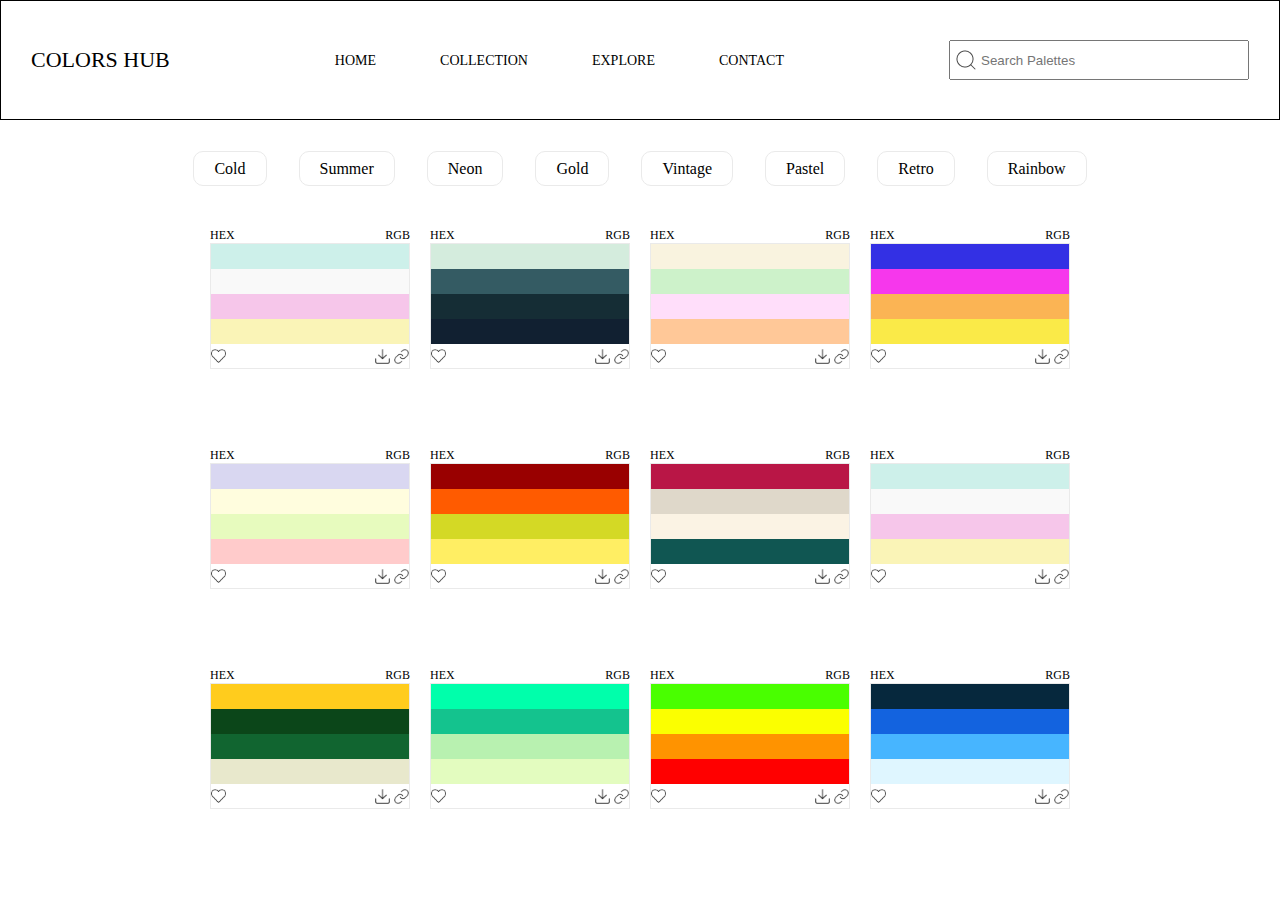
<file: index.html>
<!DOCTYPE html>
<html lang="en">
<head>
  <meta charset="UTF-8">
  <meta http-equiv="X-UA-Compatible" content="IE=edge">
  <meta name="viewport" content="width=device-width, initial-scale=1.0">
  <link rel="stylesheet" href="css/style.css">
  <title>Main</title>
</head>
<body>
  
  <header>
    <nav>
      <div class="navbar-left">
        <a class="logo" href="index.html">
          COLORS HUB
        </a>
      </div>
      <ul class="nav-item">
        <li class="nav-items"><a href="index.html">HOME</a></li>
        <li class="nav-items"><a href="collection.html">COLLECTION</a></li>
        <li class="nav-items"><a href="#">EXPLORE</a></li>
        <li class="nav-items"><a href="#">CONTACT</a></li>
      </ul>
      <div class="navbar-right">
        <input type="text" placeholder="Search Palettes">
        <img src="img/search.png" alt="">
      </div>
    </nav>
  </header>

  <main>
    <section class="top-section">
      <ul class="top-section-ul">
        <li class="top-section-li"><a href="#">Cold</a></li>
        <li class="top-section-li"><a href="#">Summer</a></li>
        <li class="top-section-li"><a href="#">Neon</a></li>
        <li class="top-section-li"><a href="#">Gold</a></li>
        <li class="top-section-li"><a href="#">Vintage</a></li>
        <li class="top-section-li"><a href="#">Pastel</a></li>
        <li class="top-section-li"><a href="#">Retro</a></li>
        <li class="top-section-li"><a href="#">Rainbow</a></li>
      </ul>
    </section>
    <section class="bottom-section">


      <div class="bottom-section-one">
        <div class="bottom-section-flex">
          <div class="bottom-section-left">
            <p>HEX</p>
          </div>
          <div class="bottom-section-right">
            <p>RGB</p>
          </div>
        </div>
        <div class="color-picker">
          <div class="colors">
            <div class="color1">
              <span class="hrx">
                #CDF0EA
              </span>
              <span class="rgb">
                205, 240, 234
              </span>
            </div>
            <div class="color2">
              <span class="hrx">
                #F9F9F9
              </span>
              <span class="rgb">
                249, 249, 249
              </span>
            </div>
            <div class="color3">
              <span class="hrx">
                #F6C6EA
              </span>
              <span class="rgb">
                246, 198, 234
              </span>
            </div>
            <div class="color4">
              <span class="hrx">
                #FAF4B7
              </span>
              <span class="rgb">
                250, 244, 183
              </span>
            </div>
          </div>
          <div class="bottom-img">
            <div class="bottom-left">
              <img src="img/image1.png" alt="">
            </div>
            <div class="bottom-right">
              <img src="img/image2.png" alt="">
              <img src="img/image3.png" alt="">
            </div>
          </div>
        </div>
      </div>



      <div class="bottom-section-two">
        <div class="bottom-section-flex">
          <div class="bottom-section-left">
            <p>HEX</p>
          </div>
          <div class="bottom-section-right">
            <p>RGB</p>
          </div>
        </div>
        <div class="color-picker">
          <div class="colors">
            <div class="color5">
              <span class="hrx">
                #D4ECDD
              </span>
              <span class="rgb">
                212, 236, 221
              </span>
            </div>
            <div class="color6">
              <span class="hrx">
                #345B63
              </span>
              <span class="rgb">
                52, 91, 99
              </span>
            </div>
            <div class="color7">
              <span class="hrx">
                #152D35
              </span>
              <span class="rgb">
                21, 45, 53
              </span>
            </div>
            <div class="color8">
              <span class="hrx">
                #112031
              </span>
              <span class="rgb">
                17, 32, 49
              </span>
            </div>
          </div>
          <div class="bottom-img">
            <div class="bottom-left">
              <img src="img/image1.png" alt="">
            </div>
            <div class="bottom-right">
              <img src="img/image2.png" alt="">
              <img src="img/image3.png" alt="">
            </div>
          </div>
        </div>
      </div>



      <div class="bottom-section-three">
        <div class="bottom-section-flex">
          <div class="bottom-section-left">
            <p>HEX</p>
          </div>
          <div class="bottom-section-right">
            <p>RGB</p>
          </div>
        </div>
        <div class="color-picker">
          <div class="colors">
            <div class="color9">
              <span class="hrx">
                #F9F3DF
              </span>
              <span class="rgb">
                249, 243, 223
              </span>
            </div>
            <div class="color10">
              <span class="hrx">
                #CDF2CA
              </span>
              <span class="rgb">
                205, 242, 202
              </span>
            </div>
            <div class="color11">
              <span class="hrx">
                #FFDEFA
              </span>
              <span class="rgb">
                255, 222, 250
              </span>
            </div>
            <div class="color12">
              <span class="hrx">
                #FFC898
              </span>
              <span class="rgb">
                255, 200, 152
              </span>
            </div>
          </div>
          <div class="bottom-img">
            <div class="bottom-left">
              <img src="img/image1.png" alt="">
            </div>
            <div class="bottom-right">
              <img src="img/image2.png" alt="">
              <img src="img/image3.png" alt="">
            </div>
          </div>
        </div>
      </div>



      <div class="bottom-section-four">
        <div class="bottom-section-flex">
          <div class="bottom-section-left">
            <p>HEX</p>
          </div>
          <div class="bottom-section-right">
            <p>RGB</p>
          </div>
        </div>
        <div class="color-picker">
          <div class="colors">
            <div class="color13">
              <span class="hrx">
                #3330E4
              </span>
              <span class="rgb">
                51, 48, 228
              </span>
            </div>
            <div class="color14">
              <span class="hrx">
                #F637EC
              </span>
              <span class="rgb">
                246, 55, 236
              </span>
            </div>
            <div class="color15">
              <span class="hrx">
                #FBB454
              </span>
              <span class="rgb">
                251, 180, 84
              </span>
            </div>
            <div class="color16">
              <span class="hrx">
                #FAEA48
              </span>
              <span class="rgb">
                250, 234, 72
              </span>
            </div>
          </div>
          <div class="bottom-img">
            <div class="bottom-left">
              <img src="img/image1.png" alt="">
            </div>
            <div class="bottom-right">
              <img src="img/image2.png" alt="">
              <img src="img/image3.png" alt="">
            </div>
          </div>
        </div>
      </div>



      <div class="bottom-section-five">
        <div class="bottom-section-flex">
          <div class="bottom-section-left">
            <p>HEX</p>
          </div>
          <div class="bottom-section-right">
            <p>RGB</p>
          </div>
        </div>
        <div class="color-picker">
          <div class="colors">
            <div class="color17">
              <span class="hrx">
                #D9D7F1
              </span>
              <span class="rgb">
                217, 215, 241
              </span>
            </div>
            <div class="color18">
              <span class="hrx">
                #FFFDDE
              </span>
              <span class="rgb">
                255, 253, 222
              </span>
            </div>
            <div class="color19">
              <span class="hrx">
                #E7FBBE
              </span>
              <span class="rgb">
                231, 251, 190
              </span>
            </div>
            <div class="color20">
              <span class="hrx">
                #FFCBCB
              </span>
              <span class="rgb">
                250, 244, 183
              </span>
            </div>
          </div>
          <div class="bottom-img">
            <div class="bottom-left">
              <img src="img/image1.png" alt="">
            </div>
            <div class="bottom-right">
              <img src="img/image2.png" alt="">
              <img src="img/image3.png" alt="">
            </div>
          </div>
        </div>
      </div>



      <div class="bottom-section-six">
        <div class="bottom-section-flex">
          <div class="bottom-section-left">
            <p>HEX</p>
          </div>
          <div class="bottom-section-right">
            <p>RGB</p>
          </div>
        </div>
        <div class="color-picker">
          <div class="colors">
            <div class="color21">
              <span class="hrx">
                #990000
              </span>
              <span class="rgb">
                153, 0, 0
              </span>
            </div>
            <div class="color22">
              <span class="hrx">
                #FF5B00
              </span>
              <span class="rgb">
                255, 91, 0
              </span>
            </div>
            <div class="color23">
              <span class="hrx">
                #D4D925
              </span>
              <span class="rgb">
                212, 217, 37
              </span>
            </div>
            <div class="color24">
              <span class="hrx">
                #FFEE63
              </span>
              <span class="rgb">
                255, 238, 99
              </span>
            </div>
          </div>
          <div class="bottom-img">
            <div class="bottom-left">
              <img src="img/image1.png" alt="">
            </div>
            <div class="bottom-right">
              <img src="img/image2.png" alt="">
              <img src="img/image3.png" alt="">
            </div>
          </div>
        </div>
      </div>



      <div class="bottom-section-seven">
        <div class="bottom-section-flex">
          <div class="bottom-section-left">
            <p>HEX</p>
          </div>
          <div class="bottom-section-right">
            <p>RGB</p>
          </div>
        </div>
        <div class="color-picker">
          <div class="colors">
            <div class="color25">
              <span class="hrx">
                #B91646
              </span>
              <span class="rgb">
                185, 22, 70
              </span>
            </div>
            <div class="color26">
              <span class="hrx">
                #DFD8CA
              </span>
              <span class="rgb">
                223, 216, 202
              </span>
            </div>
            <div class="color27">
              <span class="hrx">
                #FBF3E4
              </span>
              <span class="rgb">
                251, 243, 228
              </span>
            </div>
            <div class="color28">
              <span class="hrx">
                #105652
              </span>
              <span class="rgb">
                16, 86, 82
              </span>
            </div>
          </div>
          <div class="bottom-img">
            <div class="bottom-left">
              <img src="img/image1.png" alt="">
            </div>
            <div class="bottom-right">
              <img src="img/image2.png" alt="">
              <img src="img/image3.png" alt="">
            </div>
          </div>
        </div>
      </div>



      <div class="bottom-section-eight">
        <div class="bottom-section-flex">
          <div class="bottom-section-left">
            <p>HEX</p>
          </div>
          <div class="bottom-section-right">
            <p>RGB</p>
          </div>
        </div>
        <div class="color-picker">
          <div class="colors">
            <div class="color29">
              <span class="hrx">
                #CDF0EA
              </span>
              <span class="rgb">
                205, 240, 234
              </span>
            </div>
            <div class="color30">
              <span class="hrx">
                #F9F9F9
              </span>
              <span class="rgb">
                249, 249, 249
              </span>
            </div>
            <div class="color31">
              <span class="hrx">
                #F6C6EA
              </span>
              <span class="rgb">
                246, 198, 234
              </span>
            </div>
            <div class="color32">
              <span class="hrx">
                #FAF4B7
              </span>
              <span class="rgb">
                250, 244, 183
              </span>
            </div>
          </div>
          <div class="bottom-img">
            <div class="bottom-left">
              <img src="img/image1.png" alt="">
            </div>
            <div class="bottom-right">
              <img src="img/image2.png" alt="">
              <img src="img/image3.png" alt="">
            </div>
          </div>
        </div>
      </div>




      <div class="bottom-section-nine">
        <div class="bottom-section-flex">
          <div class="bottom-section-left">
            <p>HEX</p>
          </div>
          <div class="bottom-section-right">
            <p>RGB</p>
          </div>
        </div>
        <div class="color-picker">
          <div class="colors">
            <div class="color33">
              <span class="hrx">
                #FFCC1D
              </span>
              <span class="rgb">
                255, 204, 29
              </span>
            </div>
            <div class="color34">
              <span class="hrx">
                #0B4619
              </span>
              <span class="rgb">
                11, 70, 25
              </span>
            </div>
            <div class="color35">
              <span class="hrx">
                #116530
              </span>
              <span class="rgb">
                17, 101, 48
              </span>
            </div>
            <div class="color36">
              <span class="hrx">
                #E8E8CC
              </span>
              <span class="rgb">
                232, 232, 204
              </span>
            </div>
          </div>
          <div class="bottom-img">
            <div class="bottom-left">
              <img src="img/image1.png" alt="">
            </div>
            <div class="bottom-right">
              <img src="img/image2.png" alt="">
              <img src="img/image3.png" alt="">
            </div>
          </div>
        </div>
      </div>




      <div class="bottom-section-ten">
        <div class="bottom-section-flex">
          <div class="bottom-section-left">
            <p>HEX</p>
          </div>
          <div class="bottom-section-right">
            <p>RGB</p>
          </div>
        </div>
        <div class="color-picker">
          <div class="colors">
            <div class="color37">
              <span class="hrx">
                #CDF0EA
              </span>
              <span class="rgb">
                205, 240, 234
              </span>
            </div>
            <div class="color38">
              <span class="hrx">
                #F9F9F9
              </span>
              <span class="rgb">
                249, 249, 249
              </span>
            </div>
            <div class="color39">
              <span class="hrx">
                #F6C6EA
              </span>
              <span class="rgb">
                246, 198, 234
              </span>
            </div>
            <div class="color40">
              <span class="hrx">
                #FAF4B7
              </span>
              <span class="rgb">
                250, 244, 183
              </span>
            </div>
          </div>
          <div class="bottom-img">
            <div class="bottom-left">
              <img src="img/image1.png" alt="">
            </div>
            <div class="bottom-right">
              <img src="img/image2.png" alt="">
              <img src="img/image3.png" alt="">
            </div>
          </div>
        </div>
      </div>




      <div class="bottom-section-eleven">
        <div class="bottom-section-flex">
          <div class="bottom-section-left">
            <p>HEX</p>
          </div>
          <div class="bottom-section-right">
            <p>RGB</p>
          </div>
        </div>
        <div class="color-picker">
          <div class="colors">
            <div class="color41">
              <span class="hrx">
                #49FF00
              </span>
              <span class="rgb">
                73, 255, 0
              </span>
            </div>
            <div class="color42">
              <span class="hrx">
                #FBFF00
              </span>
              <span class="rgb">
                251, 255, 0
              </span>
            </div>
            <div class="color43">
              <span class="hrx">
                #FF9300
              </span>
              <span class="rgb">
                255, 147, 0
              </span>
            </div>
            <div class="color44">
              <span class="hrx">
                #FF0000
              </span>
              <span class="rgb">
                255, 0, 0
              </span>
            </div>
          </div>
          <div class="bottom-img">
            <div class="bottom-left">
              <img src="img/image1.png" alt="">
            </div>
            <div class="bottom-right">
              <img src="img/image2.png" alt="">
              <img src="img/image3.png" alt="">
            </div>
          </div>
        </div>
      </div>




      <div class="bottom-section-twelve">
        <div class="bottom-section-flex">
          <div class="bottom-section-left">
            <p>HEX</p>
          </div>
          <div class="bottom-section-right">
            <p>RGB</p>
          </div>
        </div>
        <div class="color-picker">
          <div class="colors">
            <div class="color45">
              <span class="hrx">
                #06283D
              </span>
              <span class="rgb">
                6, 40, 61
              </span>
            </div>
            <div class="color46">
              <span class="hrx">
                #1363DF
              </span>
              <span class="rgb">
                19, 99, 223
              </span>
            </div>
            <div class="color47">
              <span class="hrx">
                #47B5FF
              </span>
              <span class="rgb">
                71, 181, 255
              </span>
            </div>
            <div class="color48">
              <span class="hrx">
                #DFF6FF
              </span>
              <span class="rgb">
                223, 246, 255
              </span>
            </div>
          </div>
          <div class="bottom-img">
            <div class="bottom-left">
              <img src="img/image1.png" alt="">
            </div>
            <div class="bottom-right">
              <img src="img/image2.png" alt="">
              <img src="img/image3.png" alt="">
            </div>
          </div>
        </div>
      </div>

    </section>
  </main>

  <script src="js/script.js"></script>
</body>
</html>
</file>
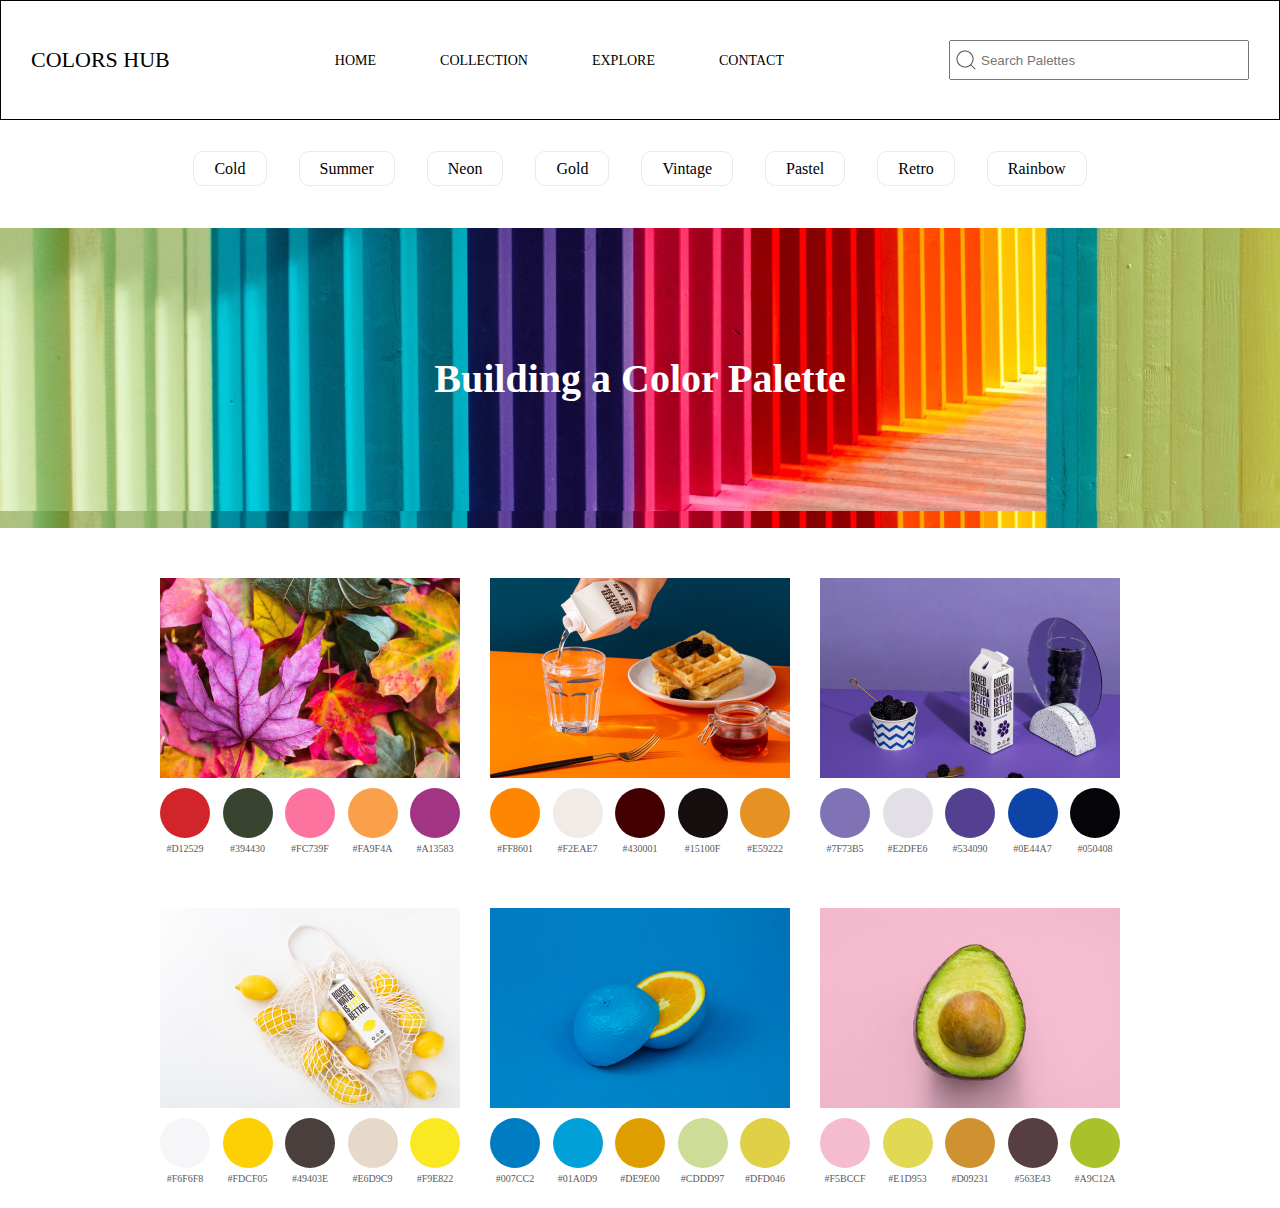
<file: collection.html>
<!DOCTYPE html>
<html lang="en">
<head>
  <meta charset="UTF-8">
  <meta http-equiv="X-UA-Compatible" content="IE=edge">
  <meta name="viewport" content="width=device-width, initial-scale=1.0">
  <link rel="stylesheet" href="css/style.css">
  <title>Collection</title>
</head>
<body>
  <header>
    <nav>
      <div class="navbar-left">
        <a class="logo" href="index.html">
          COLORS HUB
        </a>
      </div>
      <ul class="nav-item">
        <li class="nav-items"><a href="index.html">HOME</a></li>
        <li class="nav-items"><a href="collection.html">COLLECTION</a></li>
        <li class="nav-items"><a href="#">EXPLORE</a></li>
        <li class="nav-items"><a href="#">CONTACT</a></li>
      </ul>
      <div class="navbar-right">
        <input type="text" placeholder="Search Palettes">
        <img src="img/search.png" alt="">
      </div>
    </nav>
  </header>

  <main>
    <section class="top-section">
      <ul class="top-section-ul">
        <li class="top-section-li"><a href="#">Cold</a></li>
        <li class="top-section-li"><a href="#">Summer</a></li>
        <li class="top-section-li"><a href="#">Neon</a></li>
        <li class="top-section-li"><a href="#">Gold</a></li>
        <li class="top-section-li"><a href="#">Vintage</a></li>
        <li class="top-section-li"><a href="#">Pastel</a></li>
        <li class="top-section-li"><a href="#">Retro</a></li>
        <li class="top-section-li"><a href="#">Rainbow</a></li>
      </ul>
    </section>

    <section class="collection-top-section">
      <h2>Building a Color Palette</h2>
    </section>

    <section class="collection-bottom-section">
      <div class="collection-one">
        <div class="coll-one"></div>
        <div class="collection-flex">
          <div class="collection-flex-one">
            <div class="col-color one"></div>
            <p>#D12529</p>
          </div>
          <div class="collection-flex-one">
            <div class="col-color two"></div>
            <p>#394430</p>
          </div>
          <div class="collection-flex-one">
            <div class="col-color three"></div>
            <p>#FC739F</p>
          </div>
          <div class="collection-flex-one">
            <div class="col-color four"></div>
            <p>#FA9F4A</p>
          </div>
          <div class="collection-flex-one">
            <div class="col-color five"></div>
            <p>#A13583</p>
          </div>
        </div>
      </div>
      <div class="collection-two">
        <div class="coll-two"></div>
        <div class="collection-flex">
          <div class="collection-flex-one">
            <div class="col-color six"></div>
            <p>#FF8601</p>
          </div>
          <div class="collection-flex-one">
            <div class="col-color seven"></div>
            <p>#F2EAE7</p>
          </div>
          <div class="collection-flex-one">
            <div class="col-color eight"></div>
            <p>#430001</p>
          </div>
          <div class="collection-flex-one">
            <div class="col-color nine"></div>
            <p>#15100F</p>
          </div>
          <div class="collection-flex-one">
            <div class="col-color ten"></div>
            <p>#E59222</p>
          </div>
        </div>
      </div>
      <div class="collection-three">
        <div class="coll-three"></div>
        <div class="collection-flex">
          <div class="collection-flex-one">
            <div class="col-color eleven"></div>
            <p>#7F73B5</p>
          </div>
          <div class="collection-flex-one">
            <div class="col-color twelve"></div>
            <p>#E2DFE6</p>
          </div>
          <div class="collection-flex-one">
            <div class="col-color thirteen"></div>
            <p>#534090</p>
          </div>
          <div class="collection-flex-one">
            <div class="col-color fourteen"></div>
            <p>#0E44A7</p>
          </div>
          <div class="collection-flex-one">
            <div class="col-color fifteen"></div>
            <p>#050408</p>
          </div>
        </div>
      </div>
      <div class="collection-four">
        <div class="coll-four"></div>
        <div class="collection-flex">
          <div class="collection-flex-one">
            <div class="col-color sixteen"></div>
            <p>#F6F6F8</p>
          </div>
          <div class="collection-flex-one">
            <div class="col-color seventeen"></div>
            <p>#FDCF05</p>
          </div>
          <div class="collection-flex-one">
            <div class="col-color eighteen"></div>
            <p>#49403E</p>
          </div>
          <div class="collection-flex-one">
            <div class="col-color nineteen"></div>
            <p>#E6D9C9</p>
          </div>
          <div class="collection-flex-one">
            <div class="col-color twenty"></div>
            <p>#F9E822</p>
          </div>
        </div>
      </div>
      <div class="collection-five">
        <div class="coll-five"></div>
        <div class="collection-flex">
          <div class="collection-flex-one">
            <div class="col-color twentyone"></div>
            <p>#007CC2</p>
          </div>
          <div class="collection-flex-one">
            <div class="col-color twentytwo"></div>
            <p>#01A0D9</p>
          </div>
          <div class="collection-flex-one">
            <div class="col-color twentythree"></div>
            <p>#DE9E00</p>
          </div>
          <div class="collection-flex-one">
            <div class="col-color twentyfour"></div>
            <p>#CDDD97</p>
          </div>
          <div class="collection-flex-one">
            <div class="col-color twentyfive"></div>
            <p>#DFD046</p>
          </div>
        </div>
      </div>
      <div class="collection-six">
        <div class="coll-six"></div>
        <div class="collection-flex">
          <div class="collection-flex-one">
            <div class="col-color twentysix"></div>
            <p>#F5BCCF</p>
          </div>
          <div class="collection-flex-one">
            <div class="col-color twentyseven"></div>
            <p>#E1D953</p>
          </div>
          <div class="collection-flex-one">
            <div class="col-color twentyeight"></div>
            <p>#D09231</p>
          </div>
          <div class="collection-flex-one">
            <div class="col-color twentynine"></div>
            <p>#563E43</p>
          </div>
          <div class="collection-flex-one">
            <div class="col-color thirty"></div>
            <p>#A9C12A</p>
          </div>
        </div>
      </div>
    </section>

  <script src="js/script.js"></script>
</body>
</html>
</file>
<file: css/style.css>
* {
  margin: 0;
  padding: 0;
  box-sizing: border-box;
}

header {
  width: 100%;
  height: 120px;
  border: 1px solid #000;
  padding: 0 30px;
}

nav {
  height: 100%;
  display: flex;
  justify-content: space-between;
  align-items: center;
}

a {
  text-decoration: none;
  color: #000;
}

ul {
  list-style: none;
}

.logo {
  font-size: 22px;
}

.nav-items {
  display: inline-block;
  margin: 0 30px;
}

.nav-items > a {
  font-size: 14px;
}

.nav-items > a:hover {
  text-decoration: underline;
}

.navbar-right {
  position: relative;
}

.navbar-right input {
  width: 300px;
  height: 40px;
  padding-left: 30px;
}

.navbar-right input:focus {
  outline: none;
}

.navbar-right img {
  position: absolute;
  left: 5px;
  top: 50%;
  transform: translateY(-50%);
}

.top-section-li {
  display: inline-block;
  margin: 0 14px;
}

.top-section-li > a {
  background-color: transparent;
  border: 1px solid #EAEAEA;
  border-radius: 10px;
  padding: 8px 20px;
}

.top-section {
  margin-top: 40px;
  display: flex;
  justify-content: center;
}

.bottom-section-flex {
  display: flex;
  justify-content: space-between;
}

.bottom-section-left p, .bottom-section-right p {
  font-size: 12px;
}

.bottom-section {
  margin-top: 50px;
  display: grid;
  grid-template-columns: repeat(4, 200px);
  grid-template-rows: repeat(3, 200px);
  gap :20px;
  position: absolute;
  left: 50%;
  transform: translateX(-50%);
}

.colors > div {
  width: 100%;
  height: 25px;
  position: relative;
  font-size: 10px;
  display: flex;
  justify-content: space-between;
  align-items: flex-end;
}

.color-picker {
  border: 1px solid #EAEAEA;
}

.colors span{
  background-color: #D9D9D980;
  color: #fff;
  padding: 2px 5px;
}

.hrx, .rgb {
  visibility: hidden;
}

.colors > div:hover .hrx, .colors > div:hover .rgb {
  visibility: visible;
}




.bottom-img {
  display: flex;
  justify-content: space-between;
  margin-top: 5px;
}

.bottom-img img {
  width: 15px;
}

.color1 {
  background-color: #CDF0EA;
}
.color2 {
  background-color: #F9F9F9;
}
.color3 {
  background-color: #F6C6EA;
}
.color4 {
  background-color: #FAF4B7;
}
.color5 {
  background-color: #D4ECDD;
}
.color6 {
  background-color: #345B63;
}
.color7 {
  background-color: #152D35;
}
.color8 {
  background-color: #112031;
}
.color9 {
  background-color: #F9F3DF;
}
.color10 {
  background-color: #CDF2CA;
}
.color11 {
  background-color: #FFDEFA;
}
.color12 {
  background-color: #FFC898;
}
.color13 {
  background-color: #3330E4;
}
.color14 {
  background-color: #F637EC;
}
.color15 {
  background-color: #FBB454;
}
.color16 {
  background-color: #FAEA48;
}
.color17 {
  background-color: #D9D7F1;
}
.color18 {
  background-color: #FFFDDE;
}
.color19 {
  background-color: #E7FBBE;
}
.color20 {
  background-color: #FFCBCB;
}
.color21 {
  background-color: #990000;
}
.color22 {
  background-color: #FF5B00;
}
.color23 {
  background-color: #D4D925;
}
.color24 {
  background-color: #FFEE63;
}
.color25 {
  background-color: #B91646;
}
.color26 {
  background-color: #DFD8CA;
}
.color27 {
  background-color: #FBF3E4;
}
.color28 {
  background-color: #105652;
}
.color29 {
  background-color: #CDF0EA;
}
.color30 {
  background-color: #F9F9F9;
}
.color31 {
  background-color: #F6C6EA;
}
.color32 {
  background-color: #FAF4B7;
}
.color33 {
  background-color: #FFCC1D;
}
.color34 {
  background-color: #0B4619;
}
.color35 {
  background-color: #116530;
}
.color36 {
  background-color: #E8E8CC;
}
.color37 {
  background-color: #00FFAB;
}
.color38 {
  background-color: #14C38E;
}
.color39 {
  background-color: #B8F1B0;
}
.color40 {
  background-color: #E3FCBF;
}
.color41 {
  background-color: #49FF00;
}
.color42 {
  background-color: #FBFF00;
}
.color43 {
  background-color: #FF9300;
}
.color44 {
  background-color: #FF0000;
}
.color45 {
  background-color: #06283D;
}
.color46 {
  background-color: #1363DF;
}
.color47 {
  background-color: #47B5FF;
}
.color48 {
  background-color: #DFF6FF;
}

.collection-top-section {
  margin: 50px 0;
  width: 100%;
  height: 300px;
  background-image: url("..//img/color-palete.png");
  display: flex;
  justify-content: center;
  align-items: center;
}

.collection-top-section h2 {
  color: #fff;
  font-weight: bold;
  font-size: 40px;
}

.collection-top-section:hover {
  opacity: 0.6;
}

.collection-bottom-section {
  display: grid;
  grid-template-columns: repeat(3, 300px);
  grid-template-rows: repeat(2, 300px);
  grid-gap: 30px;
  position: absolute;
  left: 50%;
  transform: translateX(-50%);
}

.coll-one {
  width: 300px;
  height: 200px;
  background-image: url("..//img/collection-first.png");
  background-position: center;
}
.coll-two {
  width: 300px;
  height: 200px;
  background-image: url("..//img/collection-second.png");
  background-position: center;
}
.coll-three {
  width: 300px;
  height: 200px;
  background-image: url("..//img/collection-third.png");
  background-position: center;
}
.coll-four {
  width: 300px;
  height: 200px;
  background-image: url("..//img/collection-four.png");
  background-position: center;
}
.coll-five {
  width: 300px;
  height: 200px;
  background-image: url("..//img/collection-five.png");
  background-position: center;
}
.coll-six {
  width: 300px;
  height: 200px;
  background-image: url("..//img/collection-six.png");
  background-position: center;
}

.collection-flex {
  margin-top: 10px;
  display: flex;
  justify-content: space-between;
}

.col-color {
  width: 50px;
  height: 50px;
  border-radius: 50%;
}

.collection-flex p {
  font-size: 10px;
  margin-top: 5px;
  color: #5A5A5A;
}

.collection-flex-one {
  display: flex;
  flex-direction: column;
  align-items: center;
}

.one {
  background-color: #D12529;
}

.two {
  background-color: #394430;
}
.three {
  background-color: #FC739F;

}
.four {
  background-color: #FA9F4A;

}
.five {
  background-color: #A13583;

}

.six {
  background-color: #FF8601;
  
}
.seven {
  background-color: #F2EAE7;

}
.eight {
  background-color: #430001;

}
.nine {
  background-color: #15100F;

}
.ten {
  background-color: #E59222;

}
.eleven {
  background-color: #7F73B5;

}
.twelve {
  background-color: #E2DFE6;

}
.thirteen {
  background-color: #534090;

}
.fourteen {
  background-color: #0E44A7;

}
.fifteen {
  background-color: #050408;

}
.sixteen {
  background-color: #F6F6F8;

}
.seventeen {
  background-color: #FDCF05;

}
.eighteen {
  background-color: #49403E;

}
.nineteen {
  background-color: #E6D9C9;

}
.twenty {
  background-color: #F9E822;

}
.twentyone {
  background-color: #007CC2;

}
.twentytwo {
  background-color: #01A0D9;

}
.twentythree {
  background-color: #DE9E00;

}
.twentyfour {
  background-color: #CDDD97;

}
.twentyfive {
  background-color: #DFD046;

}
.twentysix {
  background-color: #F5BCCF;

}
.twentyseven {
  background-color: #E1D953;

}
.twentyeight {
  background-color: #D09231;

}
.twentynine {
  background-color: #563E43;

}
.thirty{
  background-color: #A9C12A;

}
</file>
